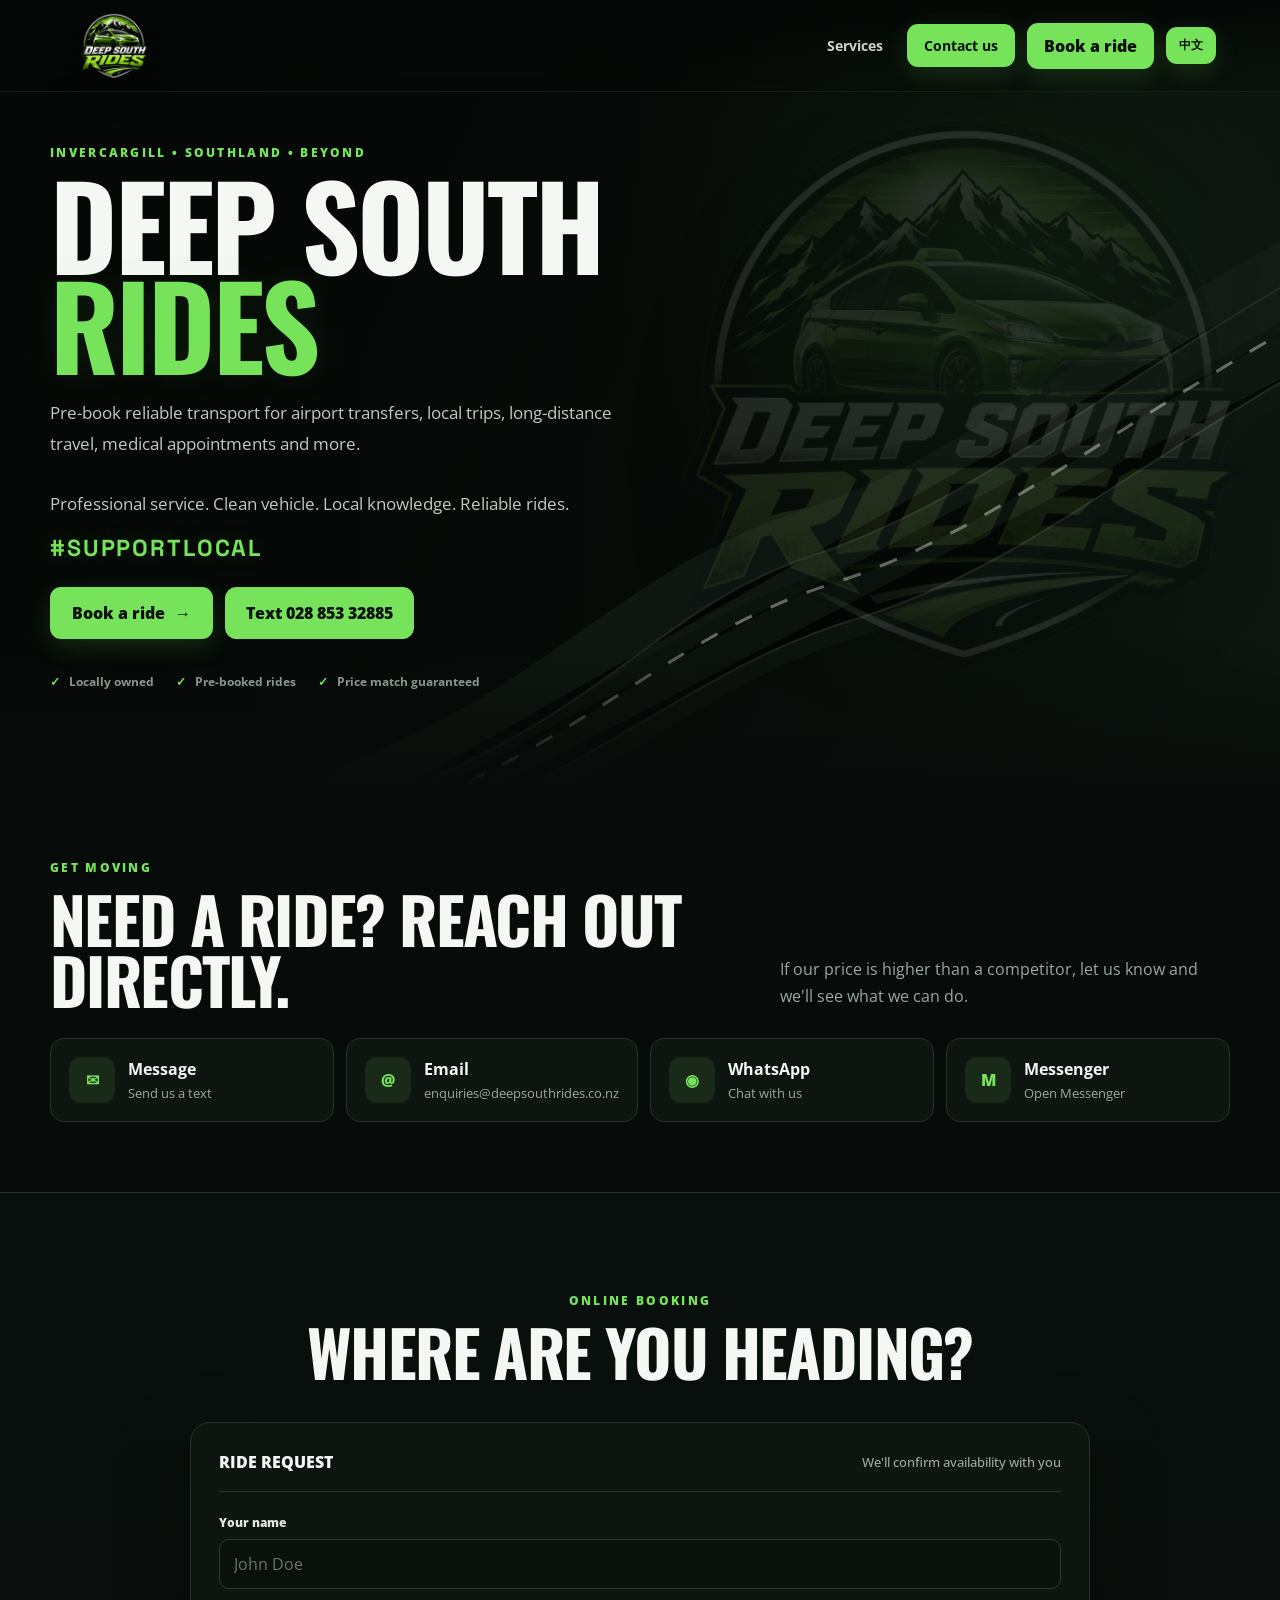
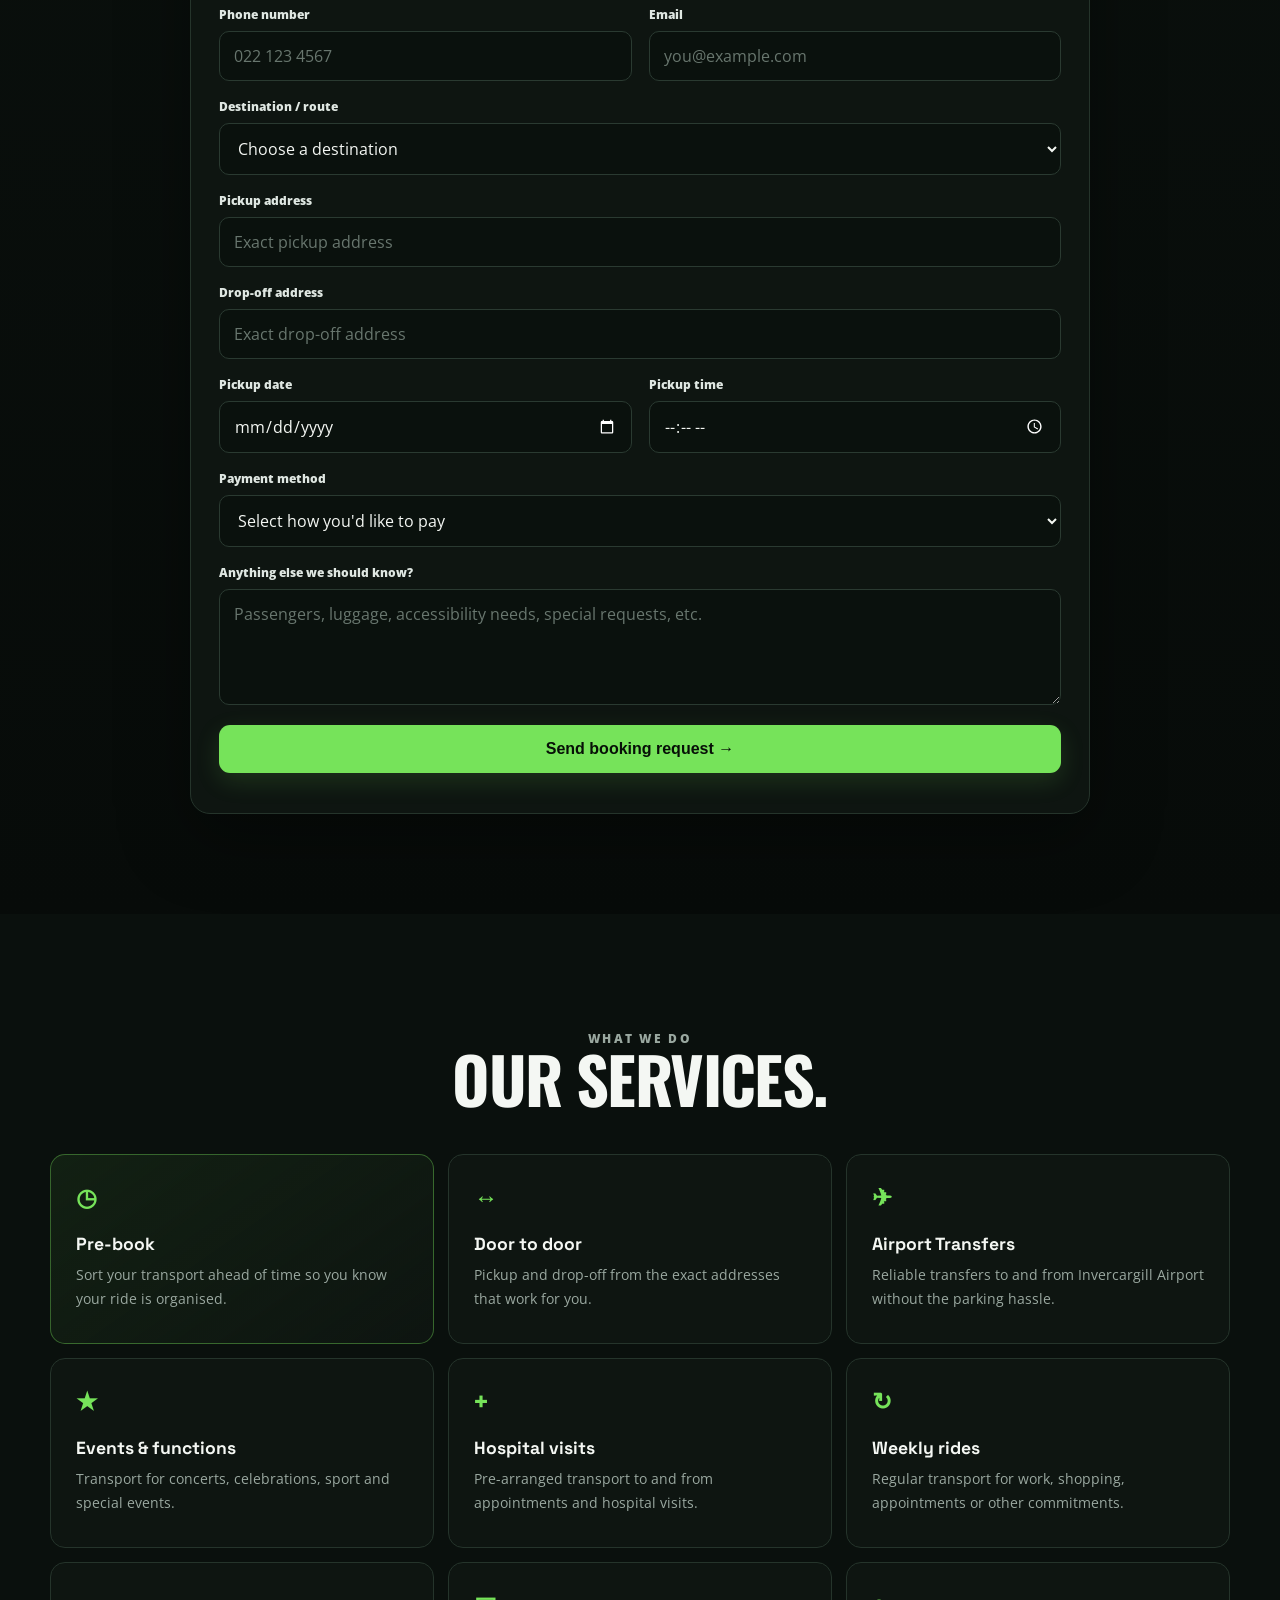
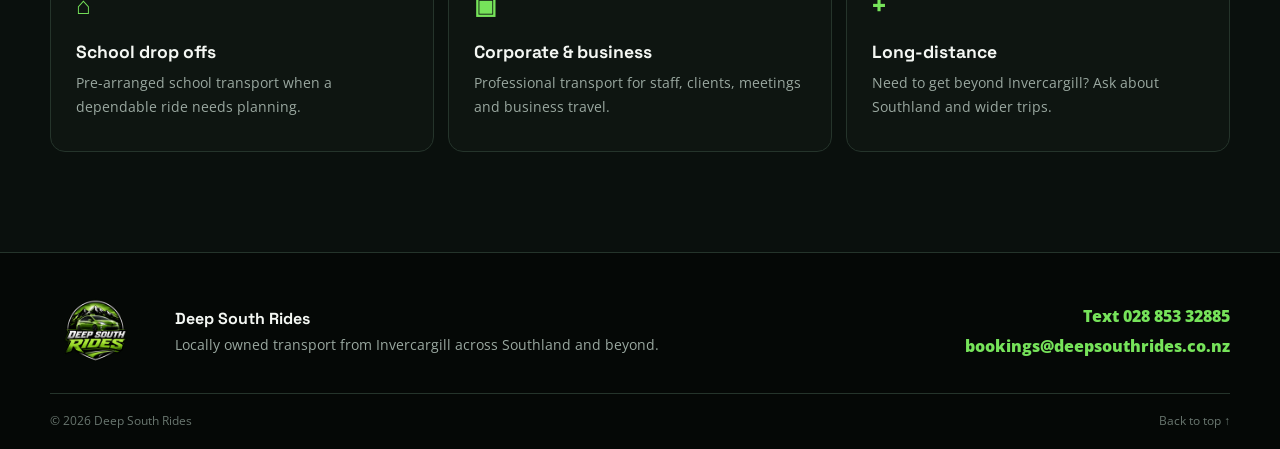
<file: index.html>
<!DOCTYPE html>
<html lang="en">
<head>
  <meta charset="utf-8">
  <meta name="viewport" content="width=device-width, initial-scale=1">
  <meta name="description" content="Deep South Rides — locally owned pre-booked transport across Invercargill, Southland and beyond.">
  <title>Deep South Rides | Invercargill & Southland</title>
  <link rel="icon" type="image/png" href="images/favicon.png">
  <link rel="stylesheet" href="index.css">
  <link rel="preconnect" href="https://fonts.googleapis.com">
  <link rel="preconnect" href="https://fonts.gstatic.com" crossorigin>
  <link href="https://fonts.googleapis.com/css2?family=Open+Sans:wght@400;500;600;700;800&family=Oswald:wght@500;600;700&family=Space+Grotesk:wght@500;600;700&display=swap" rel="stylesheet">
</head>

<body>

  <div id="google_translate_element" class="translate-widget" aria-label="Translate this page"></div>

  <header class="site-header">
    <a href="#top" class="brand" aria-label="Deep South Rides home">
      <img src="images/UberTaxiInvercargillRides.png" alt="Deep South Rides logo">
    </a>

    <nav class="desktop-nav" aria-label="Main navigation">
      <a href="#services">Services</a>
      <a href="#contact" class="header-contact">Contact us</a>
      <a href="#book" class="header-book">Book a ride</a>
      <button type="button" class="language-btn" onclick="openChinese()">中文</button>
    </nav>
  </header>


  <main id="top">

    <!-- HERO -->
    <section class="hero">

      <div class="hero-road-art" aria-hidden="true">
        <svg viewBox="0 0 900 600" preserveAspectRatio="none">
          <path class="road road-one" d="M-50 590 C170 500 220 400 390 345 C560 290 680 170 950 35" />
          <path class="road road-two" d="M-60 625 C180 530 250 435 420 385 C590 335 720 205 965 85" />
          <path class="road-line" d="M-60 607 C175 516 235 420 405 366 C575 311 700 188 960 60" />
          <path class="road-side" d="M-35 575 C185 492 230 390 382 340 C550 285 675 165 930 28" />
          <path class="road-side" d="M-70 640 C190 545 260 450 430 400 C605 345 735 215 980 95" />
        </svg>
      </div>

      <img class="hero-watermark" src="images/UberTaxiInvercargillRides.png" alt="" aria-hidden="true">

      <div class="hero-content">
        <p class="eyebrow">INVERCARGILL • SOUTHLAND • BEYOND</p>

        <h1>
          DEEP SOUTH<br>
          <span>RIDES</span>
        </h1>

        <p class="hero-copy">
          Pre-book reliable transport for airport transfers, local trips,
          long-distance travel, medical appointments and more.
          <br><br>
          Professional service. Clean vehicle. Local knowledge. Reliable rides.
        </p>

        <p class="support-local">#SUPPORTLOCAL</p>

        <div class="hero-actions">
          <a href="#book" class="primary-btn">
            Book a ride <span>→</span>
          </a>

          <a href="sms:02885332885" class="ghost-btn">
            Text 028 853 32885
          </a>
        </div>

        <div class="hero-meta">
          <span><b>✓</b> Locally owned</span>
          <span><b>✓</b> Pre-booked rides</span>
          <span><b>✓</b> Price match guaranteed</span>
        </div>
      </div>

      <div class="hero-bottom-fade"></div>
    </section>


    <!-- QUICK CONTACT -->
    <section class="quick-booking" aria-labelledby="booking-options-title">

      <div class="section-heading">
        <div>
          <p class="eyebrow">GET MOVING</p>
          <h2 id="booking-options-title">
            Need a ride? Reach out directly.
          </h2>
        </div>

        <p>
          If our price is higher than a competitor, let us know and we'll see
          what we can do.
        </p>
      </div>

      <div class="booking-options">

        <a class="booking-option" href="sms:02885332885">
          <span class="option-icon">✉</span>
          <strong>Message</strong>
          <small>Send us a text</small>
        </a>

        <a class="booking-option" href="mailto:bookings@deepsouthrides.co.nz">
          <span class="option-icon">@</span>
          <strong>Email</strong>
          <small>enquiries@deepsouthrides.co.nz</small>
        </a>

        <a
          class="booking-option"
          href="https://wa.me/642885332885"
          target="_blank"
          rel="noopener"
        >
          <span class="option-icon">◉</span>
          <strong>WhatsApp</strong>
          <small>Chat with us</small>
        </a>

        <a
          class="booking-option"
          href="https://www.facebook.com/share/1C5EpZ6RTG/"
          target="_blank"
          rel="noopener"
        >
          <span class="option-icon">M</span>
          <strong>Messenger</strong>
          <small>Open Messenger</small>
        </a>

      </div>
    </section>


    <!-- BOOKING -->
    <section class="booking-section" id="book">

      <div class="booking-intro centered-intro">
        <p class="eyebrow">ONLINE BOOKING</p>
        <h2>Where are you heading?</h2>
      </div>

      <div class="booking-card">

        <form
          id="rideForm"
          action="https://formspree.io/f/mrpznook"
          method="POST"
        >

          <input
            type="hidden"
            name="_subject"
            value="New Deep South Rides booking request"
          >

          <div class="form-top">
            <span>RIDE REQUEST</span>
            <small>We'll confirm availability with you</small>
          </div>

          <div class="form-grid">

            <label class="field full">
              <span>Your name</span>
              <input
                type="text"
                name="name"
                placeholder="John Doe"
                required
                autocomplete="name"
              >
            </label>


            <label class="field">
              <span>Phone number</span>
              <input
                type="tel"
                name="phone"
                placeholder="022 123 4567"
                required
                autocomplete="tel"
              >
            </label>


            <label class="field">
              <span>Email</span>
              <input
                type="email"
                name="email"
                placeholder="you@example.com"
                required
                autocomplete="email"
              >
            </label>


            <label class="field full">
              <span>Destination / route</span>

              <select
                id="destination"
                name="destination"
                required
              >

                <option value="" selected disabled>
                  Choose a destination
                </option>

               <option
                  value="Christmas Races"
                >
                  Christmas Races (within town) — $20
                </option>
                
                <option
                  value="Invercargill Town Boundary - $12.50"
                  data-map="https://www.google.com/maps/d/embed?mid=1OoMt-_o56Mou2EykRLK20W5G-H4klWc"
                >
                  Invercargill Town Boundary (within 50kph zone) — $12.50
                </option>

                <option
                  value="Otatara - $20"
                  data-map="Otatara, Southland, New Zealand"
                >
                  Otatara — $20
                </option>

                <!-- DO NOT CHANGE THIS VALUE/TEXT -->
                <option
                  value="Airport Drop Offs - $25"
                  data-map="Invercargill Airport, New Zealand"
                >
                  Airport Transfers (within CBD) — $20
                </option>

                <option
                  value="Bluff - $50"
                  data-map="Bluff, Southland, New Zealand"
                >
                  Bluff — $50
                </option>

                <option
                  value="Riverton - $75"
                  data-map="Riverton, Southland, New Zealand"
                >
                  Riverton — $75
                </option>

                <option
                  value="Gore - $100"
                  data-map="Gore, Southland, New Zealand"
                >
                  Gore — $100
                </option>

                <option
                  value="Te Anau - $300"
                  data-map="Te Anau, New Zealand"
                >
                  Te Anau — $300
                </option>

                <option
                  value="Queenstown - $350"
                  data-map="Queenstown, New Zealand"
                >
                  Queenstown — $350
                </option>

                <option
                  value="Dunedin - $375"
                  data-map="Dunedin, New Zealand"
                >
                  Dunedin — $375
                </option>

                <option
                  value="Wanaka - $450"
                  data-map="Wanaka, New Zealand"
                >
                  Wanaka — $450
                </option>

                <option value="Other destination">
                  Other / somewhere not listed
                </option>

              </select>
            </label>


            <!-- MAP -->
            <div
              class="map-wrap full"
              id="mapWrap"
              hidden
            >

              <div class="map-title">
                <strong id="mapTitle">Your trip</strong>
                <span>MAP PREVIEW</span>
              </div>

              <iframe
                id="tripMap"
                title="Destination map"
                loading="lazy"
                referrerpolicy="no-referrer-when-downgrade"
              ></iframe>

              <p class="map-note">
                Map preview only. Add your exact pickup and drop-off addresses
                below and we'll confirm the final route.
              </p>

            </div>


            <label class="field full">
              <span>Pickup address</span>
              <input
                type="text"
                name="pickup_address"
                placeholder="Exact pickup address"
                required
                autocomplete="street-address"
              >
            </label>


            <label class="field full">
              <span>Drop-off address</span>
              <input
                type="text"
                name="dropoff_address"
                placeholder="Exact drop-off address"
                required
              >
            </label>


            <label class="field">
              <span>Pickup date</span>
              <input
                type="date"
                id="pickupDate"
                name="pickup_date"
                required
              >
            </label>


            <label class="field">
              <span>Pickup time</span>
              <input
                type="time"
                id="pickupTime"
                name="pickup_time"
                required
              >
            </label>


            <label class="field full">
              <span>Payment method</span>

              <select
                id="paymentMethod"
                name="payment_method"
                required
              >

                <option value="" selected disabled>
                  Select how you'd like to pay
                </option>

                <option value="Online Card Payment">
                  Pay online by card
                </option>

                <option value="PayWave / Card on Arrival">
                  PayWave / card on arrival
                </option>

                <option value="Cash on Arrival">
                  Cash on arrival
                </option>

                <option value="Bank Transfer">
                  Bank transfer
                </option>

              </select>
            </label>


            <div
              id="bankDetails"
              class="bank-details full"
              hidden
            >
              <strong>Bank transfer info</strong>

              <p>
                Account:
                <strong>38-9015-0657946-19</strong>
                — David Spencer
                <br>
                Reference:
                use your
                <strong>Name + Pickup Date</strong>.
              </p>
            </div>


            <label class="field full">
              <span>Anything else we should know?</span>

              <textarea
                name="message"
                rows="4"
                placeholder="Passengers, luggage, accessibility needs, special requests, etc."
              ></textarea>
            </label>

          </div>


          <button
            class="submit-btn"
            type="submit"
          >
            Send booking request <span>→</span>
          </button>

          <p
            class="form-status"
            id="formStatus"
            aria-live="polite"
          ></p>

        </form>
      </div>
    </section>


    <!-- SERVICES -->
    <section
      class="services-section"
      id="services"
    >

      <div class="section-shell">

        <div class="section-heading stacked">
          <p class="eyebrow">WHAT WE DO</p>
          <h2>Our services.</h2>
        </div>


        <div class="service-grid">

          <article class="service-card featured">
            <div class="service-icon">◷</div>
            <h3>Pre-book</h3>
            <p>
              Sort your transport ahead of time so you know your ride is organised.
            </p>
          </article>


          <article class="service-card">
            <div class="service-icon">↔</div>
            <h3>Door to door</h3>
            <p>
              Pickup and drop-off from the exact addresses that work for you.
            </p>
          </article>


          <article class="service-card">
            <div class="service-icon">✈</div>
            <h3>Airport Transfers</h3>
            <p>
              Reliable transfers to and from Invercargill Airport without the parking hassle.
            </p>
          </article>


          <article class="service-card">
            <div class="service-icon">★</div>
            <h3>Events & functions</h3>
            <p>
              Transport for concerts, celebrations, sport and special events.
            </p>
          </article>


          <article class="service-card">
            <div class="service-icon">+</div>
            <h3>Hospital visits</h3>
            <p>
              Pre-arranged transport to and from appointments and hospital visits.
            </p>
          </article>


          <article class="service-card">
            <div class="service-icon">↻</div>
            <h3>Weekly rides</h3>
            <p>
              Regular transport for work, shopping, appointments or other commitments.
            </p>
          </article>


          <article class="service-card">
            <div class="service-icon">⌂</div>
            <h3>School drop offs</h3>
            <p>
              Pre-arranged school transport when a dependable ride needs planning.
            </p>
          </article>


          <article class="service-card">
            <div class="service-icon">▣</div>
            <h3>Corporate & business</h3>
            <p>
              Professional transport for staff, clients, meetings and business travel.
            </p>
          </article>


          <article class="service-card">
            <div class="service-icon">+</div>
            <h3>Long-distance</h3>
            <p>
              Need to get beyond Invercargill? Ask about Southland and wider trips.
            </p>
          </article>

        </div>
      </div>
    </section>

  </main>


  <!-- FOOTER -->
  <footer id="contact">

    <div class="footer-inner">

      <img
        src="images/UberTaxiInvercargillRides.png"
        alt="Deep South Rides logo"
      >

      <div>
        <strong>Deep South Rides</strong>

        <p>
          Locally owned transport from Invercargill across Southland and beyond.
        </p>
      </div>

      <div class="footer-contact">

        <a href="sms:02885332885">
          Text 028 853 32885
        </a>

        <a href="mailto:bookings@deepsouthrides.co.nz">
          bookings@deepsouthrides.co.nz
        </a>

      </div>

    </div>


    <div class="footer-bottom">

      <span>
        © 2026 Deep South Rides
      </span>

      <a href="#top">
        Back to top ↑
      </a>

    </div>

  </footer>


<script>

  const form = document.getElementById('rideForm');

  const dateInput =
    document.getElementById('pickupDate');

  const timeInput =
    document.getElementById('pickupTime');

  const status =
    document.getElementById('formStatus');

  const destination =
    document.getElementById('destination');

  const mapWrap =
    document.getElementById('mapWrap');

  const tripMap =
    document.getElementById('tripMap');

  const mapTitle =
    document.getElementById('mapTitle');

  const paymentMethodSelect =
    document.getElementById('paymentMethod');

  const bankDetails =
    document.getElementById('bankDetails');


  // No minimum-notice rule:
  // customers can request any pickup time and we'll confirm availability.
  dateInput.min =
    new Date().toISOString().slice(0, 10);


  // Bank transfer details
  paymentMethodSelect.addEventListener('change', () => {

    bankDetails.hidden =
      paymentMethodSelect.value !== 'Bank Transfer';

  });


  /*
   * DESTINATION MAP
   */

  destination.addEventListener('change', () => {

    const option =
      destination.options[destination.selectedIndex];

    const place =
      option.dataset.map;


    // No map for "Other destination"
    if (!place) {

      mapWrap.hidden = true;
      tripMap.src = '';

      return;
    }


    // Set title
    mapTitle.textContent =
      option.textContent.replace(/\s*—.*/, '').trim();


    /*
     * INVERCARGILL TOWN BOUNDARY
     *
     * Embeds the custom Google My Maps boundary directly.
     */
    if (
      option.value.startsWith(
        'Invercargill Town Boundary'
      )
    ) {

      tripMap.src = place;

    } else {

      /*
       * Other destinations show the route
       * from Invercargill to the selected destination.
       */

      tripMap.src =
        'https://www.google.com/maps' +
        '?output=embed' +
        '&saddr=' +
        encodeURIComponent(
          'Invercargill, New Zealand'
        ) +
        '&daddr=' +
        encodeURIComponent(place);

    }


    mapWrap.hidden = false;

  });


  // FORM SUBMISSION
  form.addEventListener('submit', async (event) => {

    event.preventDefault();

    status.textContent = '';
    status.className = 'form-status';


    const submitButton =
      form.querySelector('.submit-btn');

    const originalText =
      submitButton.innerHTML;


    submitButton.disabled = true;

    submitButton.innerHTML =
      'Sending booking...';


    try {

      const response =
        await fetch(
          'https://formspree.io/f/mrpznook',
          {
            method: 'POST',
            body: new FormData(form),
            headers: {
              Accept: 'application/json'
            }
          }
        );


      if (!response.ok) {
        throw new Error('submit failed');
      }


      // Save booking information
      sessionStorage.setItem(
        'rideDestination',
        destination.value
      );

      sessionStorage.setItem(
        'rideName',
        form.elements.name.value
      );

      sessionStorage.setItem(
        'rideDate',
        dateInput.value
      );

      sessionStorage.setItem(
        'rideTime',
        timeInput.value
      );

      sessionStorage.setItem(
        'paymentMethod',
        paymentMethodSelect.value
      );


      // Keep Stripe in the background
      // for online card payments.
      window.location.href =
        paymentMethodSelect.value ===
        'Online Card Payment'
          ? 'pay.html'
          : 'success.html';


    } catch (error) {

      status.textContent =
        'Something went wrong. Please try again or contact us by text or email.';

      status.className =
        'form-status error';

      submitButton.disabled = false;

      submitButton.innerHTML =
        originalText;

    }

  });


  // CHINESE TRANSLATION
  function openChinese() {

    const select =
      document.querySelector('.goog-te-combo');


    if (select) {

      select.value = 'zh-CN';

      select.dispatchEvent(
        new Event('change')
      );

    } else {

      const widget =
        document.getElementById(
          'google_translate_element'
        );

      widget.classList.add('show');


      setTimeout(() => {

        const s =
          document.querySelector(
            '.goog-te-combo'
          );

        if (s) {

          s.value = 'zh-CN';

          s.dispatchEvent(
            new Event('change')
          );

        }

      }, 600);

    }

  }


  function googleTranslateElementInit() {

    new google.translate.TranslateElement(

      {
        pageLanguage: 'en',
        includedLanguages: 'en,zh-CN',
        autoDisplay: false
      },

      'google_translate_element'

    );

  }

</script>


<script
  src="https://translate.google.com/translate_a/element.js?cb=googleTranslateElementInit"
></script>

</body>
</html>
</file>
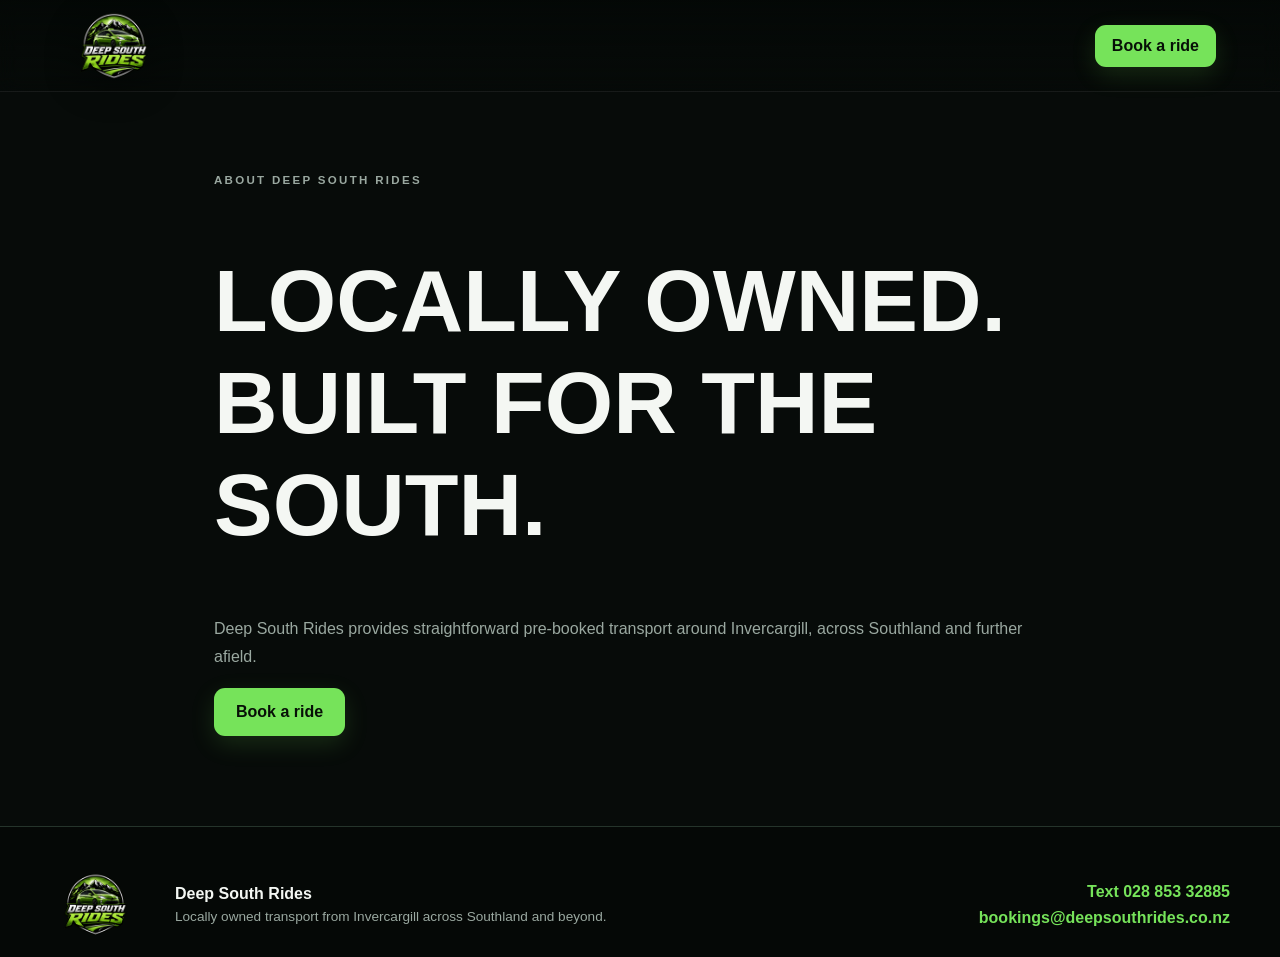
<file: About.html>
<!doctype html><html lang="en"><head><meta charset="utf-8"><meta name="viewport" content="width=device-width,initial-scale=1"><title>About | Deep South Rides</title><link rel="icon" href="images/favicon.png"><link rel="stylesheet" href="index.css"></head><body><header class="site-header"><a href="index.html" class="brand"><img src="images/UberTaxiInvercargillRides.png" alt="Deep South Rides"></a><a class="header-book" href="index.html#book">Book a ride</a></header><main class="simple-page"><p class="eyebrow">ABOUT DEEP SOUTH RIDES</p><h1>Locally owned. Built for the South.</h1><p>Deep South Rides provides straightforward pre-booked transport around Invercargill, across Southland and further afield.</p><a class="primary-btn" href="index.html#book">Book a ride</a></main><footer><div class="footer-inner"><img src="images/UberTaxiInvercargillRides.png" alt="Deep South Rides"><div><strong>Deep South Rides</strong><p>Locally owned transport from Invercargill across Southland and beyond.</p></div><div class="footer-contact"><a href="sms:02885332885">Text 028 853 32885</a><a href="mailto:bookings@deepsouthrides.co.nz">bookings@deepsouthrides.co.nz</a></div></div></footer></body></html>
</file>
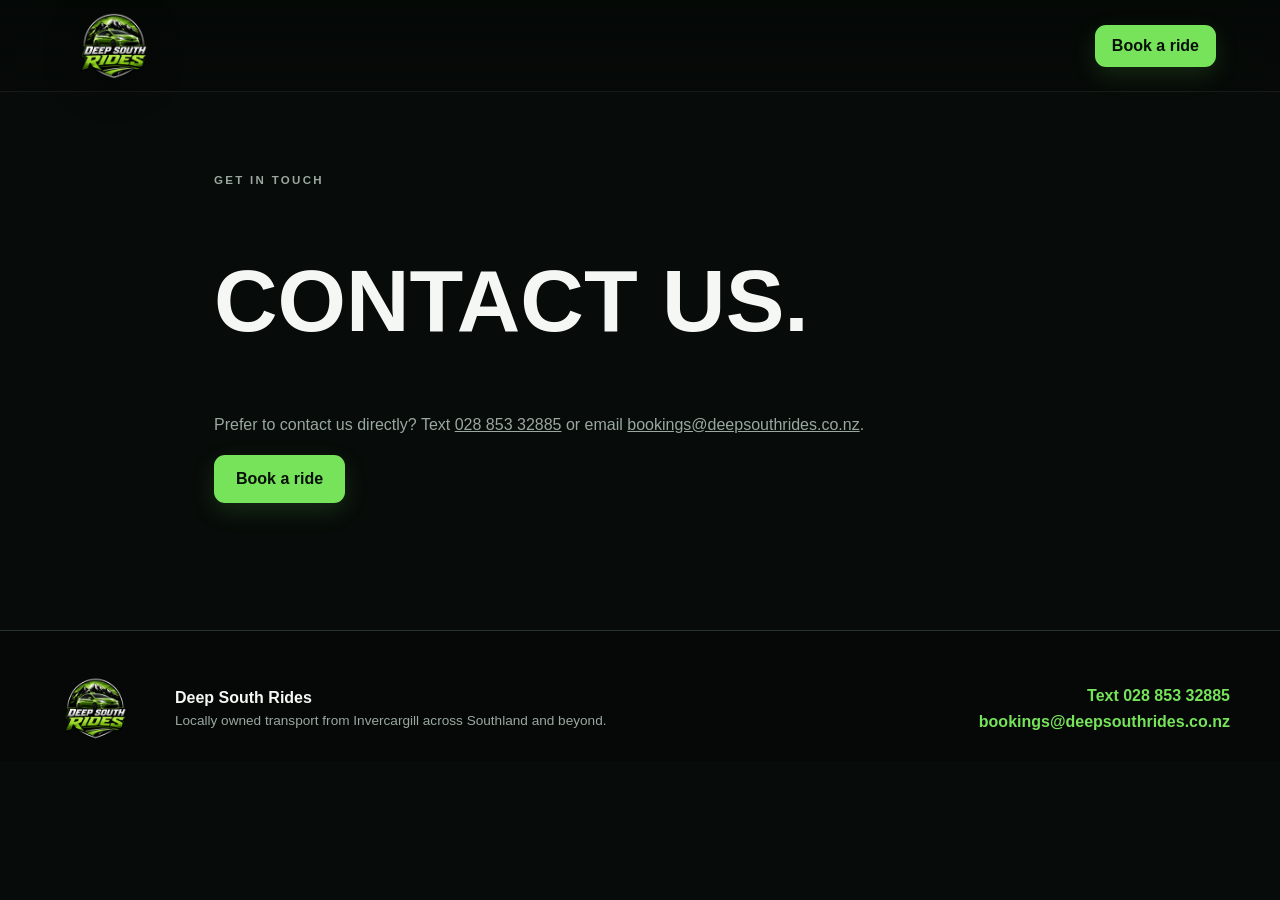
<file: Contact.html>
<!doctype html><html lang="en"><head><meta charset="utf-8"><meta name="viewport" content="width=device-width,initial-scale=1"><title>Contact | Deep South Rides</title><link rel="icon" href="images/favicon.png"><link rel="stylesheet" href="index.css"></head><body><header class="site-header"><a href="index.html" class="brand"><img src="images/UberTaxiInvercargillRides.png" alt="Deep South Rides"></a><a class="header-book" href="index.html#book">Book a ride</a></header><main class="simple-page"><p class="eyebrow">GET IN TOUCH</p><h1>Contact us.</h1><p>Prefer to contact us directly? Text <a href="sms:02885332885">028 853 32885</a> or email <a href="mailto:bookings@deepsouthrides.co.nz">bookings@deepsouthrides.co.nz</a>.</p><a class="primary-btn" href="index.html#book">Book a ride</a></main><footer><div class="footer-inner"><img src="images/UberTaxiInvercargillRides.png" alt="Deep South Rides"><div><strong>Deep South Rides</strong><p>Locally owned transport from Invercargill across Southland and beyond.</p></div><div class="footer-contact"><a href="sms:02885332885">Text 028 853 32885</a><a href="mailto:bookings@deepsouthrides.co.nz">bookings@deepsouthrides.co.nz</a></div></div></footer></body></html>
</file>
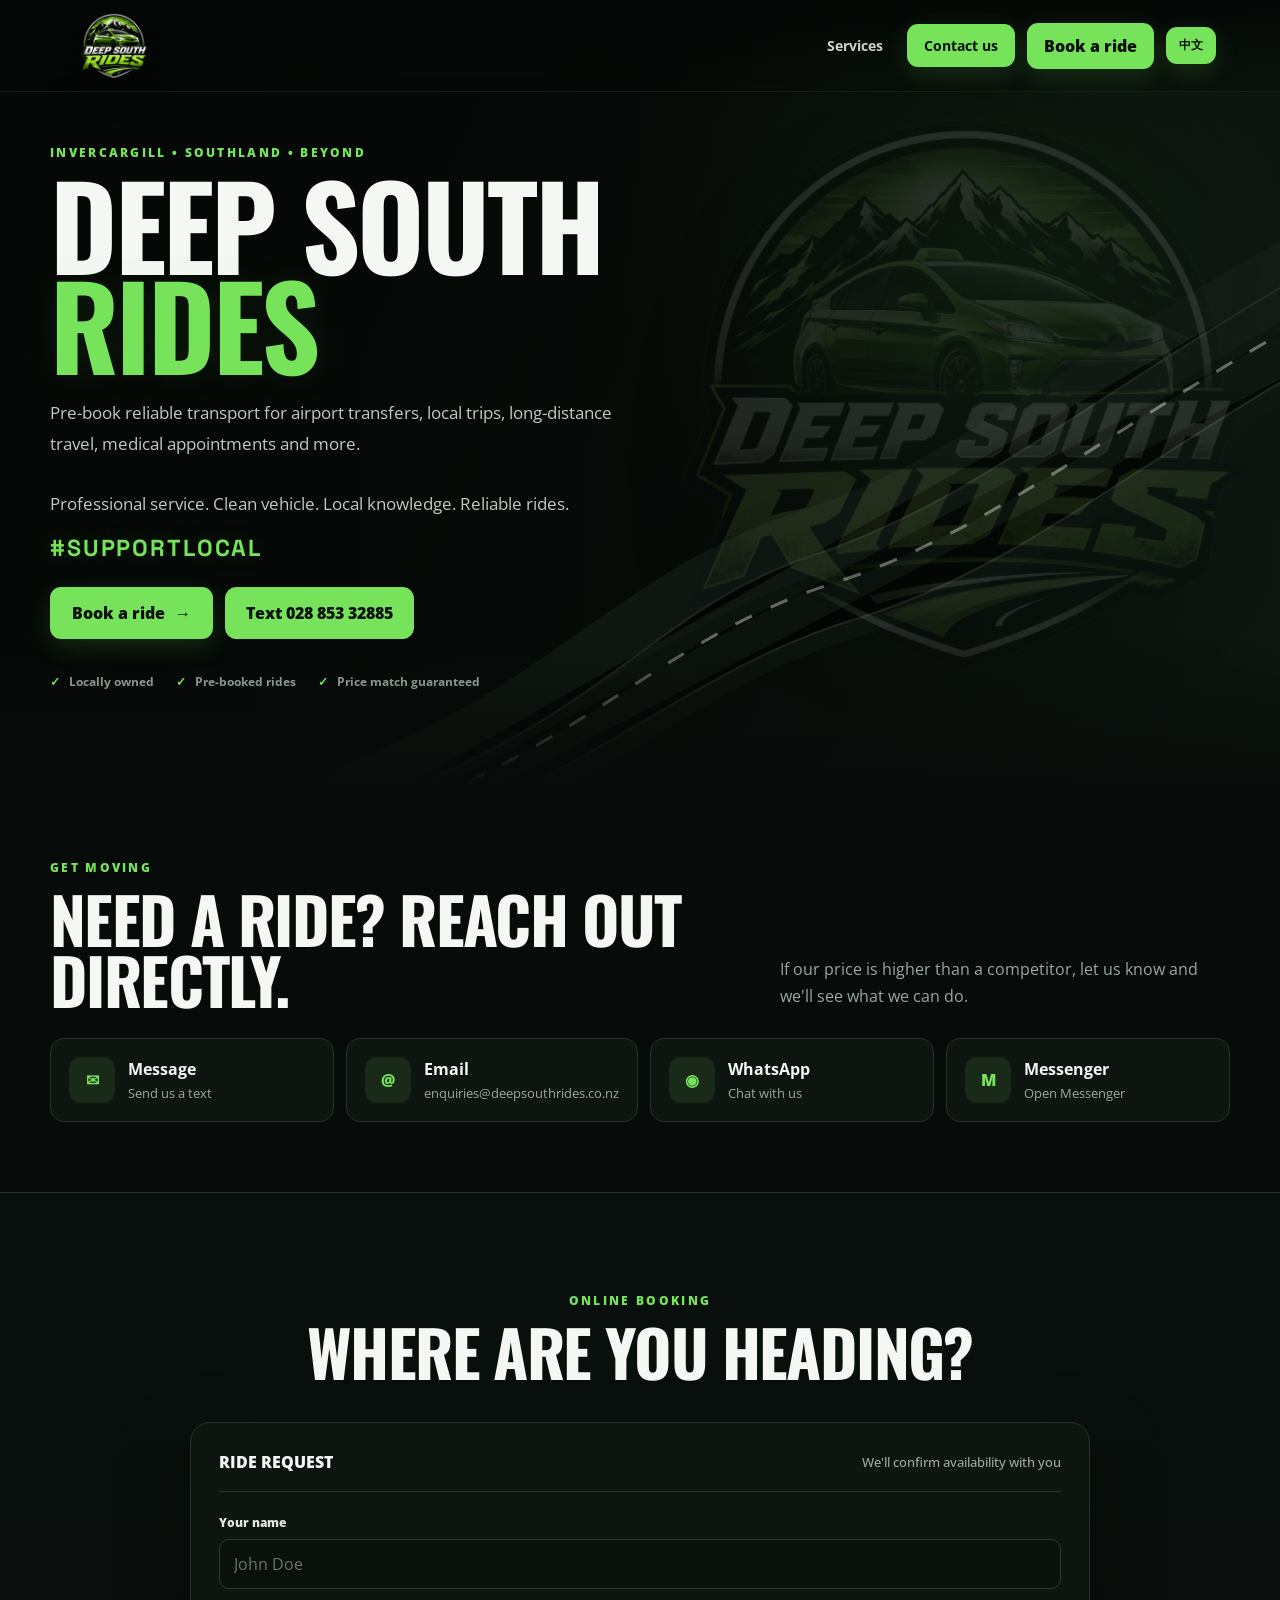
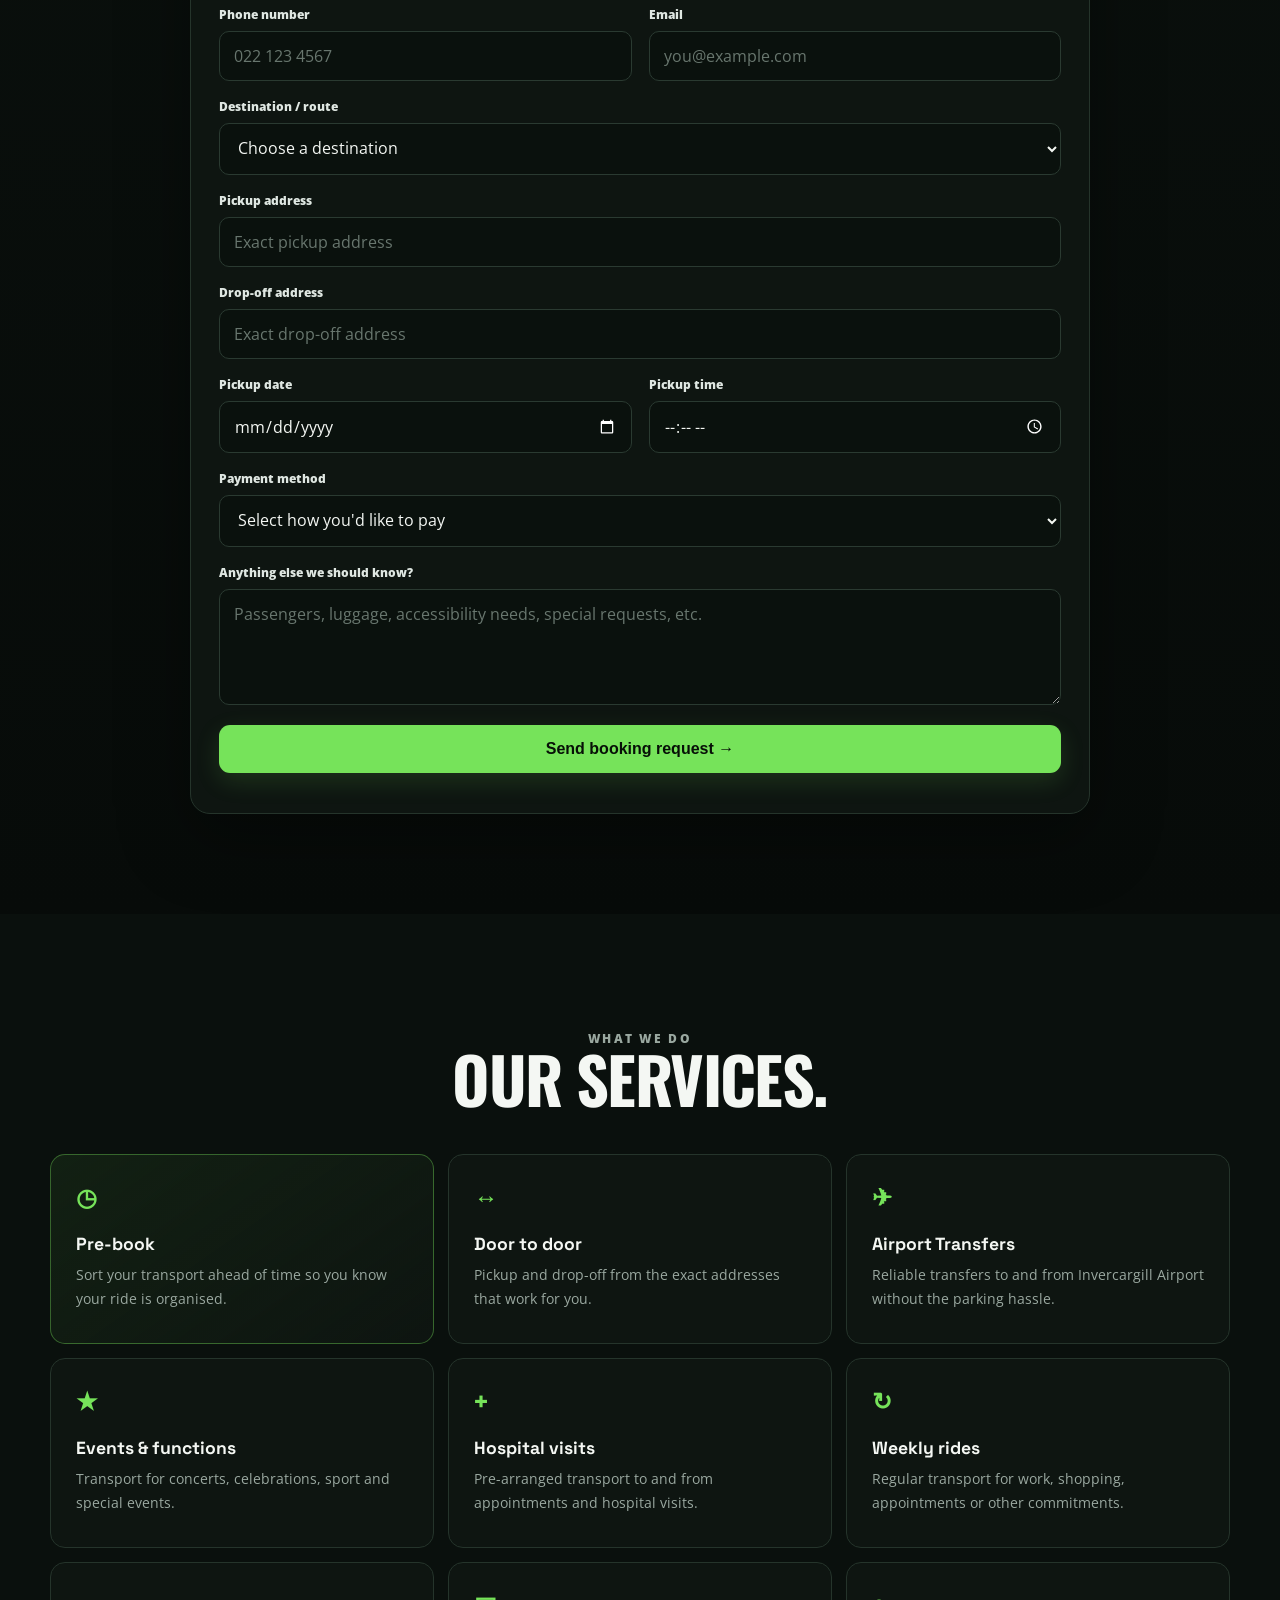
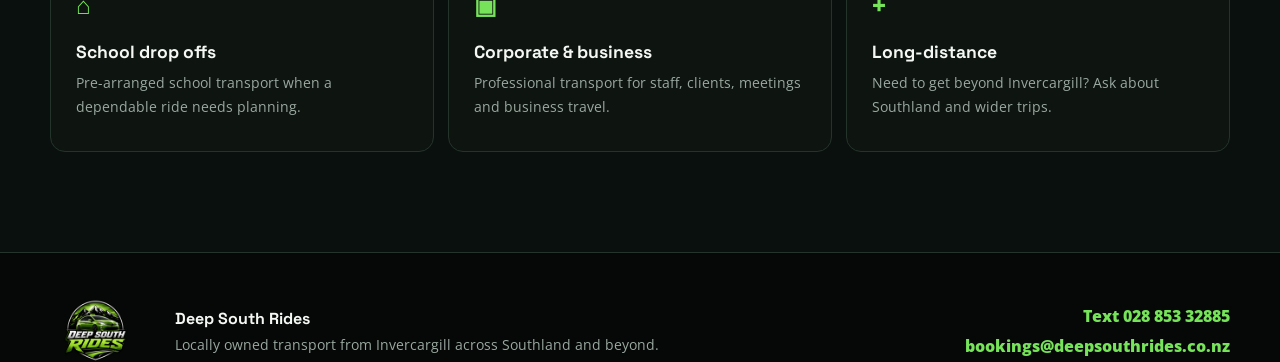
<file: Home.html>
<!DOCTYPE html><html lang="en"><head><meta charset="utf-8"><meta http-equiv="refresh" content="0;url=./index.html"><link rel="canonical" href="./index.html"><title>Deep South Rides</title></head><body></body></html>
</file>
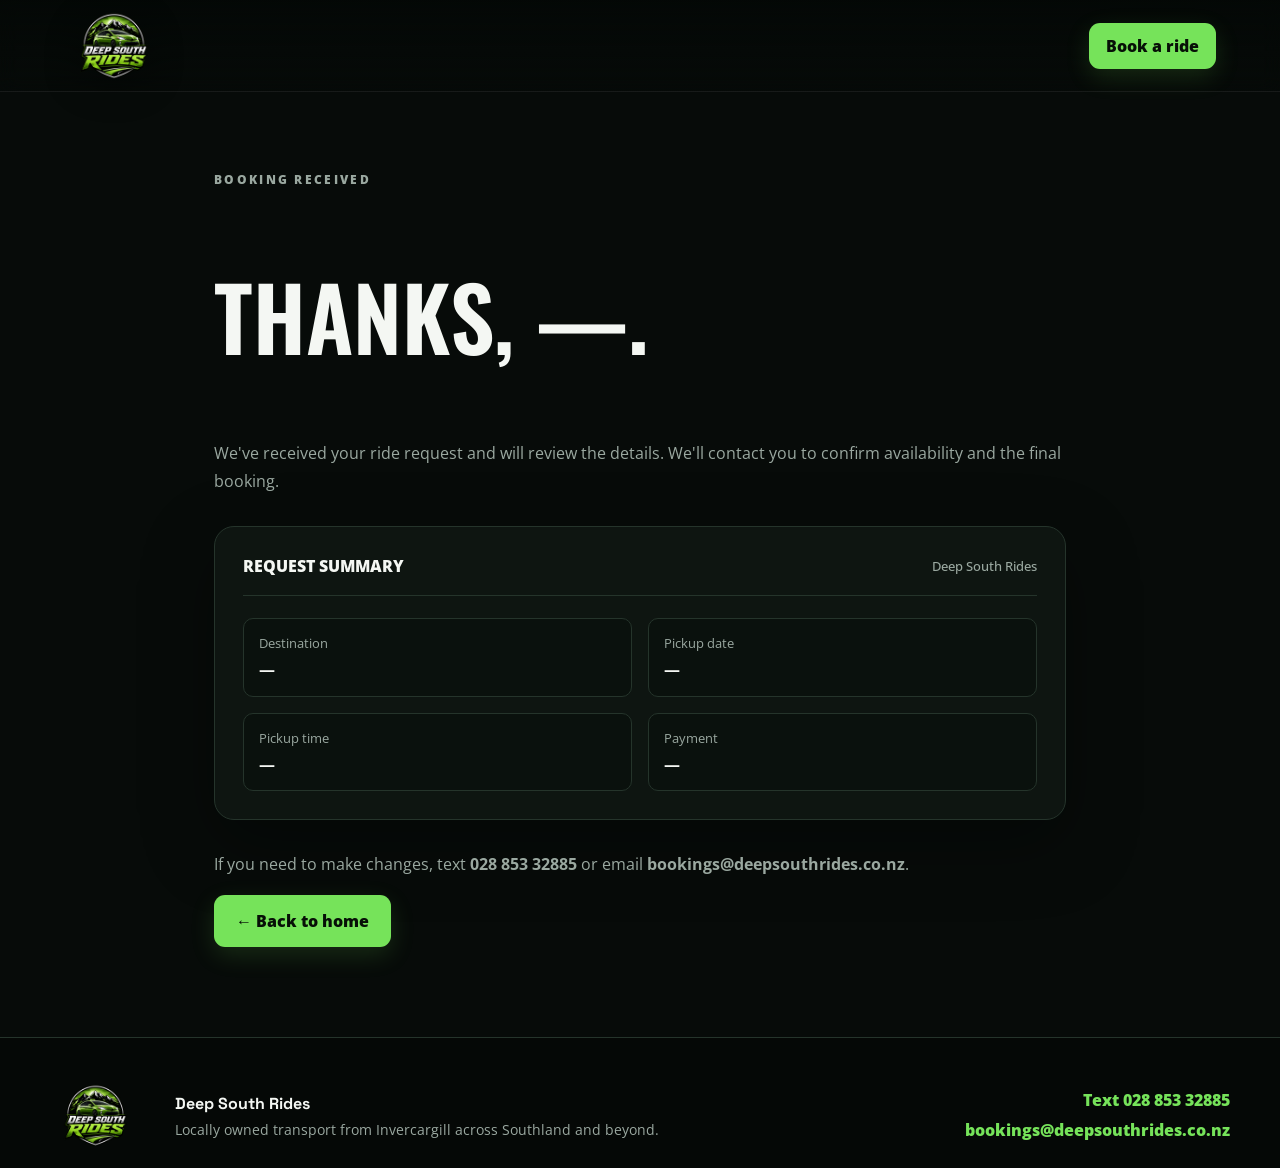
<file: success.html>
<!DOCTYPE html>
<html lang="en">
<head>
<meta charset="utf-8"><meta name="viewport" content="width=device-width,initial-scale=1">
<title>Booking received | Deep South Rides</title>
<link rel="icon" href="images/favicon.png"><link rel="stylesheet" href="index.css">
<link rel="preconnect" href="https://fonts.googleapis.com"><link rel="preconnect" href="https://fonts.gstatic.com" crossorigin>
<link href="https://fonts.googleapis.com/css2?family=Open+Sans:wght@400;500;600;700;800&family=Oswald:wght@500;600;700&family=Space+Grotesk:wght@500;600;700&display=swap" rel="stylesheet">
</head>
<body>
<header class="site-header"><a href="index.html#top" class="brand"><img src="images/UberTaxiInvercargillRides.png" alt="Deep South Rides"></a><a class="header-book" href="index.html#book">Book a ride</a></header>
<main class="simple-page">
<p class="eyebrow">BOOKING RECEIVED</p>
<h1>Thanks, <span id="custName">Customer</span>.</h1>
<p>We've received your ride request and will review the details. We'll contact you to confirm availability and the final booking.</p>
<div class="booking-card" style="margin:30px 0">
  <div class="form-top"><span>REQUEST SUMMARY</span><small>Deep South Rides</small></div>
  <div class="summary-grid">
    <div><small>Destination</small><strong id="summaryDest">—</strong></div>
    <div><small>Pickup date</small><strong id="summaryDate">—</strong></div>
    <div><small>Pickup time</small><strong id="summaryTime">—</strong></div>
    <div><small>Payment</small><strong id="summaryPayment">—</strong></div>
  </div>
</div>
<p>If you need to make changes, text <strong>028 853 32885</strong> or email <strong>bookings@deepsouthrides.co.nz</strong>.</p>
<a class="primary-btn" href="index.html">← Back to home</a>
</main>
<footer><div class="footer-inner"><img src="images/UberTaxiInvercargillRides.png" alt="Deep South Rides"><div><strong>Deep South Rides</strong><p>Locally owned transport from Invercargill across Southland and beyond.</p></div><div class="footer-contact"><a href="sms:02885332885">Text 028 853 32885</a><a href="mailto:bookings@deepsouthrides.co.nz">bookings@deepsouthrides.co.nz</a></div></div></footer>
<style>.summary-grid{display:grid;grid-template-columns:1fr 1fr;gap:16px}.summary-grid div{padding:15px;background:#0a110d;border:1px solid var(--line);border-radius:10px}.summary-grid small{display:block;color:var(--muted);margin-bottom:6px}.summary-grid strong{display:block;line-height:1.4}@media(max-width:600px){.summary-grid{grid-template-columns:1fr}}</style>
<script>
const get=k=>sessionStorage.getItem(k)||'—';
document.getElementById('custName').textContent=get('rideName');
document.getElementById('summaryDest').textContent=get('rideDestination');
document.getElementById('summaryDate').textContent=get('rideDate');
document.getElementById('summaryTime').textContent=get('rideTime');
document.getElementById('summaryPayment').textContent=get('paymentMethod');
</script>
</body></html>
</file>
<file: index.css>
:root{
  --bg:#070b09;--bg2:#0a100d;--surface:#0e1511;--surface2:#121c17;--surface3:#16221b;
  --green:#76e35a;--green-dark:#4fbd43;--text:#f4f7f3;--muted:#9aa8a0;--line:#25342b;
  --max:1180px;--shadow:0 24px 70px rgba(0,0,0,.35)
}
*{box-sizing:border-box}
html{scroll-behavior:smooth;background:var(--bg);color-scheme:dark}
body{margin:0;background:var(--bg);color:var(--text);font-family:'Open Sans',Arial,sans-serif;overflow-x:hidden}
a{color:inherit}img{max-width:100%}section{position:relative}
.site-header{position:absolute;top:0;left:0;right:0;height:92px;padding:12px clamp(20px,5vw,70px);display:flex;align-items:center;justify-content:space-between;z-index:20;background:linear-gradient(180deg,rgba(4,8,6,.92),rgba(4,8,6,.18));border-bottom:1px solid rgba(255,255,255,.08);backdrop-filter:blur(10px)}
.brand{display:flex;align-items:center}.brand img{width:100px;height:70px;object-fit:contain;filter:drop-shadow(0 8px 18px rgba(0,0,0,.35))}
.desktop-nav{display:flex;align-items:center;gap:12px}.desktop-nav>a:not(.header-book){text-decoration:none;color:#cbd4cf;font-size:.86rem;font-weight:700;padding:10px 12px;transition:.2s}.desktop-nav>a:not(.header-book):hover{color:var(--green)}
.header-book,.header-contact,.language-btn,.primary-btn,.submit-btn{background:var(--green);color:#071007!important;text-decoration:none;font-weight:800;border:0;cursor:pointer;border-radius:11px;transition:.2s;box-shadow:0 8px 25px rgba(118,227,90,.15)}
.header-book,.header-contact{padding:12px 17px!important}.language-btn{padding:10px 13px;font:800 .78rem 'Space Grotesk',sans-serif}.header-book:hover,.header-contact:hover,.language-btn:hover,.primary-btn:hover,.submit-btn:hover{background:#8df073;transform:translateY(-2px)}
.translate-widget{position:fixed;top:98px;right:24px;z-index:50;display:none;background:#101812;border:1px solid var(--line);border-radius:10px;padding:8px}
.translate-widget.show{display:block}.goog-te-banner-frame{display:none!important}body{top:0!important}.goog-te-gadget{font-size:0!important}.goog-te-gadget .goog-te-combo{font-size:13px!important;background:#101812;color:#fff;border:1px solid #33463a;padding:7px;border-radius:7px}

.hero{min-height:760px;display:flex;align-items:center;padding:145px 24px 100px;overflow:hidden;background:radial-gradient(circle at 75% 35%,rgba(77,167,65,.15),transparent 32%),linear-gradient(115deg,#050806 0%,#0a100c 52%,#101b14 100%)}
.hero:before{content:"";position:absolute;inset:0;background:linear-gradient(90deg,rgba(5,8,6,.98) 0%,rgba(5,8,6,.82) 42%,rgba(5,8,6,.18) 100%);opacity:.95}
.hero-content{position:relative;z-index:4;width:min(var(--max),100%);margin:auto}
.eyebrow{margin:0 0 13px;color:var(--green);font-size:.72rem;font-weight:800;letter-spacing:.2em;text-transform:uppercase}
.hero h1,.section-heading h2,.booking-intro h2,.areas-inner h2{font-family:Oswald,sans-serif;text-transform:uppercase;letter-spacing:-.025em}
.hero h1{font-size:clamp(4rem,9vw,8rem);line-height:.87;margin:0;max-width:820px}.hero h1 span{color:var(--green);text-shadow:0 0 35px rgba(118,227,90,.08)}
.hero-copy{max-width:600px;color:#c0cac4;font-size:1.08rem;line-height:1.75;margin:25px 0 14px}
.support-local{font:700 clamp(1.1rem,2vw,1.45rem) 'Space Grotesk',sans-serif;color:var(--green);letter-spacing:.08em;margin:0 0 24px;text-shadow:0 0 24px rgba(118,227,90,.18)}
.hero-actions{display:flex;gap:12px;flex-wrap:wrap}.primary-btn{display:inline-flex;align-items:center;gap:10px;padding:15px 22px}.ghost-btn{display:inline-flex;align-items:center;padding:14px 20px;border:1px solid var(--green);border-radius:11px;text-decoration:none;color:#071007;font-weight:800;background:var(--green);transition:.2s}.ghost-btn:hover{background:#8df073}
.hero-meta{display:flex;gap:22px;flex-wrap:wrap;margin-top:34px;color:#89978f;font-size:.78rem;font-weight:700}.hero-meta b{color:var(--green);margin-right:6px}
.hero-watermark{position:absolute;z-index:2;right:2%;top:105px;width:min(47vw,580px);opacity:.10;filter:saturate(.7) drop-shadow(0 20px 50px rgba(0,0,0,.5));transform:rotate(0deg)}
.hero-road-art{position:absolute;z-index:1;right:-5%;bottom:-4%;width:72%;height:78%;opacity:.62;pointer-events:none}.hero-road-art svg{width:100%;height:100%;overflow:visible}.road{fill:none;stroke-linecap:round}.road-one{stroke:#171f1a;stroke-width:105}.road-two{stroke:#111813;stroke-width:70}.road-line{stroke:#dbe4dd;stroke-width:3;stroke-dasharray:18 20;opacity:.7}.road-side{stroke:#2c3d32;stroke-width:2;opacity:.9}.hero-bottom-fade{position:absolute;z-index:3;left:0;right:0;bottom:0;height:160px;background:linear-gradient(transparent,var(--bg))}
.quick-booking{padding:70px 24px;border-bottom:1px solid var(--line);background:var(--bg)}
.section-heading{width:min(var(--max),100%);margin:0 auto 28px;display:flex;align-items:end;justify-content:space-between;gap:30px}.section-heading h2,.booking-intro h2,.areas-inner h2{font-size:clamp(2.2rem,5vw,4.4rem);line-height:.95;margin:0}.section-heading>p{max-width:450px;color:var(--muted);line-height:1.7;margin:0}.section-heading.stacked{display:block;text-align:center;margin-bottom:45px}.section-heading.stacked>p{margin:15px auto 0;max-width:650px}
.booking-options{width:min(var(--max),100%);margin:auto;display:grid;grid-template-columns:repeat(4,1fr);gap:12px}.booking-option{display:grid;grid-template-columns:46px 1fr;grid-template-rows:auto auto;column-gap:13px;align-items:center;padding:18px;background:var(--surface);border:1px solid var(--line);border-radius:14px;text-decoration:none;transition:.2s}.booking-option:hover{border-color:var(--green);transform:translateY(-2px)}.option-icon{grid-row:1/3;width:46px;height:46px;display:grid;place-items:center;border-radius:12px;background:rgba(118,227,90,.1);color:var(--green);font-weight:800}.booking-option strong{font-size:.98rem}.booking-option small{color:var(--muted);margin-top:3px}
.booking-section{padding:100px 24px;background:linear-gradient(180deg,var(--bg2),var(--bg))}
.centered-intro{text-align:center;display:block;margin-bottom:40px}.centered-intro h2{margin-top:0}
.booking-card{width:min(900px,100%);margin:auto;background:var(--surface);border:1px solid var(--line);border-radius:20px;padding:28px;box-shadow:var(--shadow)}
.form-top{display:flex;justify-content:space-between;gap:20px;align-items:center;padding-bottom:18px;margin-bottom:22px;border-bottom:1px solid var(--line);font-weight:800}.form-top small{color:var(--muted);font-weight:500}
.form-grid{display:grid;grid-template-columns:1fr 1fr;gap:17px}.field{display:grid;gap:8px}.field.full{grid-column:1/-1}.field span{font-size:.78rem;font-weight:800;color:#dfe7e2}.field em{font-style:normal;color:var(--green)}
input,select,textarea{width:100%;font:inherit;color:var(--text);background:#0a110d;border:1px solid #2a3a31;border-radius:10px;padding:13px 14px;outline:none;transition:.2s}input::placeholder,textarea::placeholder{color:#68766e}select{cursor:pointer}input:focus,select:focus,textarea:focus{border-color:var(--green);box-shadow:0 0 0 3px rgba(118,227,90,.08)}textarea{resize:vertical;min-height:105px}
.map-wrap{border:1px solid var(--line);border-radius:13px;overflow:hidden;background:#0a100d}.map-title{padding:12px 14px;display:flex;justify-content:space-between;gap:15px}.map-title span{color:#718077;font-size:.7rem;letter-spacing:.12em;font-weight:800}.map-wrap iframe{width:100%;height:250px;border:0;display:block;filter:saturate(.7) brightness(.78)}.map-note{padding:0 14px 13px;color:#7f8c84;font-size:.76rem;line-height:1.5}.bank-details{background:rgba(118,227,90,.07);border:1px solid rgba(118,227,90,.2);border-radius:10px;padding:14px}.bank-details p{margin:6px 0 0;color:var(--muted);line-height:1.6}
.submit-btn{margin-top:20px;padding:15px 22px;width:100%;font-size:1rem}.submit-btn:disabled{opacity:.65;cursor:wait;transform:none}.form-status{margin:12px 0 0;text-align:center;color:var(--green);font-weight:700}.form-status.error{color:#ff8c8c}
.services-section{padding:100px 24px;background:var(--bg2)}.section-shell{width:min(var(--max),100%);margin:auto}.service-grid{display:grid;grid-template-columns:repeat(3,1fr);gap:14px}.service-card{padding:25px;background:var(--surface);border:1px solid var(--line);border-radius:15px;min-height:190px}.service-card.featured{border-color:rgba(118,227,90,.38);background:linear-gradient(145deg,rgba(118,227,90,.08),var(--surface))}.service-icon{color:var(--green);font-size:1.5rem;font-weight:800}.service-card h3{margin:20px 0 8px;font-family:'Space Grotesk',sans-serif;font-size:1.1rem}.service-card p{margin:0;color:var(--muted);line-height:1.65;font-size:.9rem}
.areas-section{padding:90px 24px;background:var(--bg)}.areas-inner{display:grid;grid-template-columns:.85fr 1.15fr;gap:60px;align-items:center}.areas-inner>div>p:last-child{color:var(--muted);line-height:1.7;max-width:480px}.area-chips{display:flex;flex-wrap:wrap;gap:10px}.area-chips span{padding:10px 14px;border:1px solid var(--line);border-radius:999px;color:#cdd7d1;background:var(--surface);font-size:.85rem}
footer{padding:45px 24px 20px;background:#050806;border-top:1px solid var(--line)}.footer-inner{width:min(var(--max),100%);margin:auto;display:grid;grid-template-columns:100px 1fr auto;gap:25px;align-items:center}.footer-inner img{width:90px;height:65px;object-fit:contain}.footer-inner strong{font-family:'Space Grotesk',sans-serif}.footer-inner p{color:var(--muted);margin:6px 0 0;font-size:.85rem}.footer-contact{display:grid;gap:8px;text-align:right}.footer-contact a{color:var(--green);font-weight:800;text-decoration:none}.footer-bottom{width:min(var(--max),100%);margin:30px auto 0;padding-top:18px;border-top:1px solid var(--line);display:flex;gap:22px;color:#69766f;font-size:.75rem}.footer-bottom a{margin-left:auto;text-decoration:none}.footer-bottom a+a{margin-left:0}.simple-page{min-height:70vh;padding:170px 24px 90px;width:min(900px,100%);margin:auto}.simple-page h1{font:600 clamp(3rem,7vw,5.5rem) Oswald,sans-serif;text-transform:uppercase}.simple-page p{color:var(--muted);line-height:1.8}
@media(max-width:900px){.desktop-nav{gap:4px}.desktop-nav>a:not(.header-book){display:none}.booking-options{grid-template-columns:repeat(2,1fr)}.service-grid{grid-template-columns:repeat(2,1fr)}.areas-inner{grid-template-columns:1fr;gap:30px}}
@media(max-width:600px){.site-header{height:76px;padding:8px 16px}.brand img{width:78px;height:56px}.header-contact{display:none}.header-book{padding:10px 12px!important;font-size:.75rem}.language-btn{padding:9px 10px}.hero{min-height:700px;padding:125px 20px 90px}.hero h1{font-size:clamp(3.4rem,18vw,5.2rem)}.hero-copy{font-size:.96rem}.hero-watermark{width:80vw;right:-15%;top:160px;opacity:.07}.hero-road-art{width:120%;height:65%;right:-25%}.section-heading{display:block}.section-heading>p{margin-top:15px}.booking-options{grid-template-columns:1fr}.booking-section,.services-section{padding:75px 16px}.booking-card{padding:18px;border-radius:15px}.form-grid{grid-template-columns:1fr}.field.full{grid-column:auto}.footer-inner{grid-template-columns:70px 1fr}.footer-contact{grid-column:1/-1;text-align:left}.footer-bottom{flex-wrap:wrap}.footer-bottom a{margin-left:0}.service-grid{grid-template-columns:1fr}.areas-section{padding:70px 20px}.translate-widget{top:80px;right:15px}}
</file>
